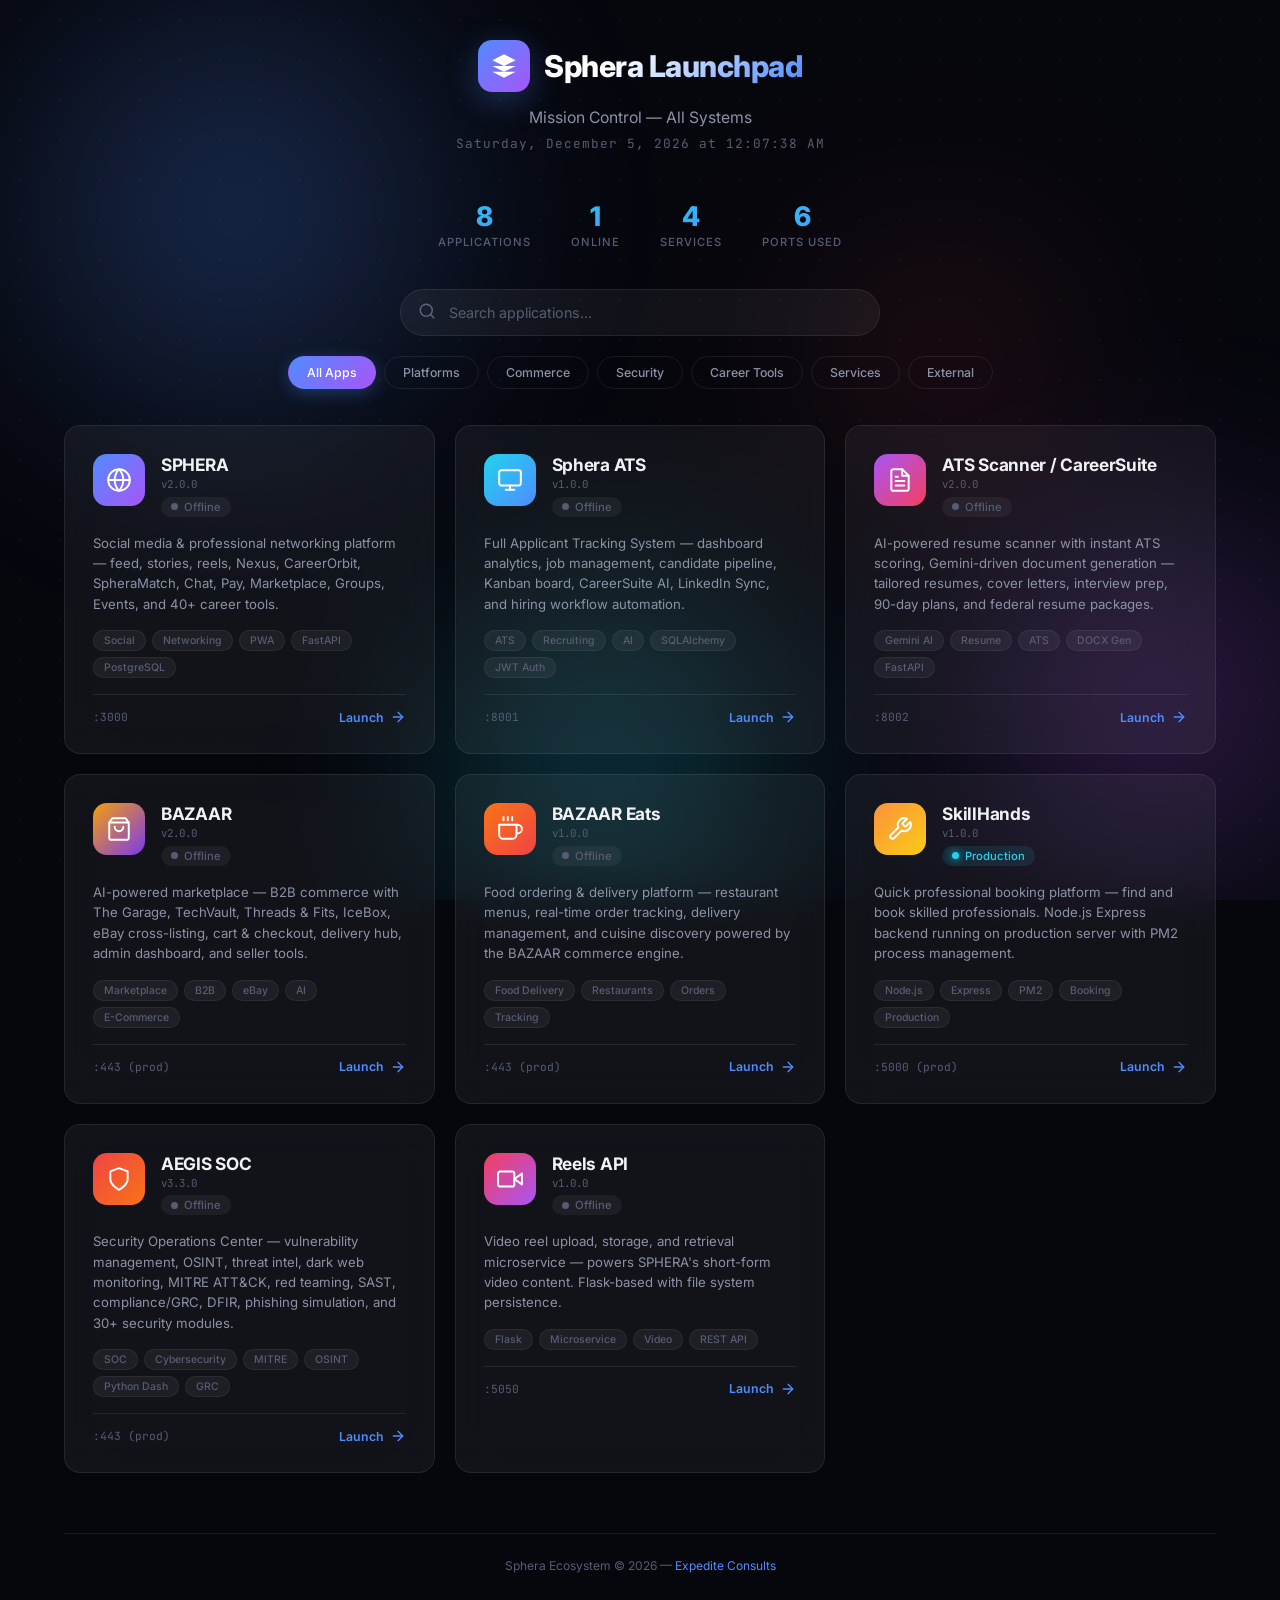
<file: launchpad/index.html>
<!DOCTYPE html>
<html lang="en">
<head>
    <meta charset="UTF-8">
    <meta name="viewport" content="width=device-width, initial-scale=1.0">
    <title>Sphera Launchpad — Mission Control</title>
    <meta name="description" content="Launch and manage all Sphera ecosystem applications from one place.">
    <link rel="preconnect" href="https://fonts.googleapis.com">
    <link href="https://fonts.googleapis.com/css2?family=Inter:wght@300;400;500;600;700;800;900&family=JetBrains+Mono:wght@400;500&display=swap" rel="stylesheet">
    <style>
        *, *::before, *::after { margin: 0; padding: 0; box-sizing: border-box; }

        :root {
            --bg-deep: #06070d;
            --bg-surface: rgba(255,255,255,0.03);
            --bg-card: rgba(255,255,255,0.05);
            --bg-card-hover: rgba(255,255,255,0.09);
            --glass-border: rgba(255,255,255,0.08);
            --glass-border-hover: rgba(255,255,255,0.16);
            --text-primary: #f0f2f5;
            --text-secondary: #8b92a5;
            --text-tertiary: #565d73;
            --accent-blue: #4f8cff;
            --accent-purple: #a855f7;
            --accent-cyan: #22d3ee;
            --accent-green: #34d399;
            --accent-orange: #fb923c;
            --accent-rose: #f43f5e;
            --accent-yellow: #facc15;
            --glow-blue: rgba(79,140,255,0.15);
            --glow-purple: rgba(168,85,247,0.15);
            --radius: 16px;
            --radius-lg: 24px;
            --transition: all 0.3s cubic-bezier(0.4, 0, 0.2, 1);
        }

        html { font-size: 15px; }

        body {
            font-family: 'Inter', -apple-system, sans-serif;
            background: var(--bg-deep);
            color: var(--text-primary);
            min-height: 100vh;
            overflow-x: hidden;
            -webkit-font-smoothing: antialiased;
        }

        /* ─── Animated Background ─── */
        .bg-mesh {
            position: fixed; inset: 0; z-index: 0; pointer-events: none;
            overflow: hidden;
        }
        .bg-mesh .orb {
            position: absolute;
            border-radius: 50%;
            filter: blur(100px);
            opacity: 0.35;
            animation: orbFloat 20s ease-in-out infinite alternate;
        }
        .bg-mesh .orb:nth-child(1) {
            width: 600px; height: 600px;
            background: radial-gradient(circle, #4f8cff 0%, transparent 70%);
            top: -10%; left: -5%;
            animation-duration: 25s;
        }
        .bg-mesh .orb:nth-child(2) {
            width: 500px; height: 500px;
            background: radial-gradient(circle, #a855f7 0%, transparent 70%);
            top: 50%; right: -10%;
            animation-duration: 30s; animation-delay: -5s;
        }
        .bg-mesh .orb:nth-child(3) {
            width: 450px; height: 450px;
            background: radial-gradient(circle, #22d3ee 0%, transparent 70%);
            bottom: -10%; left: 30%;
            animation-duration: 22s; animation-delay: -10s;
        }
        .bg-mesh .orb:nth-child(4) {
            width: 350px; height: 350px;
            background: radial-gradient(circle, #f43f5e 0%, transparent 70%);
            top: 20%; left: 60%;
            animation-duration: 28s; animation-delay: -3s;
            opacity: 0.2;
        }
        @keyframes orbFloat {
            0% { transform: translate(0, 0) scale(1); }
            33% { transform: translate(30px, -40px) scale(1.05); }
            66% { transform: translate(-20px, 20px) scale(0.95); }
            100% { transform: translate(10px, -10px) scale(1.02); }
        }

        /* ─── Grid noise overlay ─── */
        .bg-mesh::after {
            content: '';
            position: absolute; inset: 0;
            background-image: radial-gradient(rgba(255,255,255,0.03) 1px, transparent 1px);
            background-size: 40px 40px;
        }

        /* ─── Main Layout ─── */
        .launchpad {
            position: relative; z-index: 1;
            max-width: 1200px;
            margin: 0 auto;
            padding: 40px 24px 60px;
        }

        /* ─── Header ─── */
        .lp-header {
            text-align: center;
            margin-bottom: 48px;
            animation: fadeUp 0.8s ease-out both;
        }
        .lp-logo {
            display: inline-flex;
            align-items: center;
            gap: 14px;
            margin-bottom: 16px;
        }
        .lp-logo-icon {
            width: 52px; height: 52px;
            border-radius: 14px;
            background: linear-gradient(135deg, var(--accent-blue), var(--accent-purple));
            display: flex; align-items: center; justify-content: center;
            box-shadow: 0 8px 32px rgba(79,140,255,0.3);
        }
        .lp-logo-icon svg { width: 28px; height: 28px; fill: white; }
        .lp-logo h1 {
            font-size: 2rem;
            font-weight: 800;
            background: linear-gradient(135deg, #fff 30%, var(--accent-blue) 100%);
            -webkit-background-clip: text;
            -webkit-text-fill-color: transparent;
            letter-spacing: -0.5px;
        }
        .lp-subtitle {
            color: var(--text-secondary);
            font-size: 1.05rem;
            font-weight: 400;
            margin-bottom: 8px;
        }
        .lp-time {
            font-family: 'JetBrains Mono', monospace;
            font-size: 0.85rem;
            color: var(--text-tertiary);
            letter-spacing: 1px;
        }

        /* ─── Search Bar ─── */
        .lp-search {
            max-width: 480px;
            margin: 0 auto 20px;
            position: relative;
            animation: fadeUp 0.8s ease-out 0.15s both;
        }
        .lp-search input {
            width: 100%;
            padding: 14px 20px 14px 48px;
            background: var(--bg-card);
            border: 1px solid var(--glass-border);
            border-radius: 50px;
            color: var(--text-primary);
            font-family: inherit;
            font-size: 0.95rem;
            outline: none;
            transition: var(--transition);
            backdrop-filter: blur(20px);
        }
        .lp-search input::placeholder { color: var(--text-tertiary); }
        .lp-search input:focus {
            border-color: var(--accent-blue);
            box-shadow: 0 0 0 3px rgba(79,140,255,0.15);
        }
        .lp-search-icon {
            position: absolute;
            left: 18px; top: 50%;
            transform: translateY(-50%);
            color: var(--text-tertiary);
        }
        .lp-search-icon svg { width: 18px; height: 18px; stroke: currentColor; fill: none; stroke-width: 2; stroke-linecap: round; stroke-linejoin: round; }

        /* ─── Category Filters ─── */
        .lp-filters {
            display: flex;
            justify-content: center;
            gap: 8px;
            margin-bottom: 36px;
            flex-wrap: wrap;
            animation: fadeUp 0.8s ease-out 0.25s both;
        }
        .lp-filter-btn {
            padding: 8px 18px;
            border-radius: 50px;
            border: 1px solid var(--glass-border);
            background: transparent;
            color: var(--text-secondary);
            font-family: inherit;
            font-size: 0.82rem;
            font-weight: 500;
            cursor: pointer;
            transition: var(--transition);
        }
        .lp-filter-btn:hover {
            border-color: var(--glass-border-hover);
            color: var(--text-primary);
            background: var(--bg-card);
        }
        .lp-filter-btn.active {
            background: linear-gradient(135deg, var(--accent-blue), var(--accent-purple));
            border-color: transparent;
            color: white;
            box-shadow: 0 4px 16px rgba(79,140,255,0.3);
        }

        /* ─── Cards Grid ─── */
        .lp-grid {
            display: grid;
            grid-template-columns: repeat(auto-fill, minmax(340px, 1fr));
            gap: 20px;
        }

        /* ─── App Card ─── */
        .app-card {
            background: var(--bg-card);
            border: 1px solid var(--glass-border);
            border-radius: var(--radius);
            padding: 28px;
            cursor: pointer;
            transition: var(--transition);
            backdrop-filter: blur(20px);
            position: relative;
            overflow: hidden;
            animation: fadeUp 0.6s ease-out both;
            text-decoration: none;
            display: block;
        }
        .app-card::before {
            content: '';
            position: absolute;
            top: 0; left: 0; right: 0;
            height: 3px;
            background: var(--card-accent, linear-gradient(90deg, var(--accent-blue), var(--accent-purple)));
            opacity: 0;
            transition: opacity 0.3s;
        }
        .app-card:hover {
            background: var(--bg-card-hover);
            border-color: var(--glass-border-hover);
            transform: translateY(-4px);
            box-shadow: 0 20px 60px -12px rgba(0,0,0,0.5);
        }
        .app-card:hover::before { opacity: 1; }

        .app-card-top {
            display: flex;
            align-items: flex-start;
            gap: 16px;
            margin-bottom: 16px;
        }
        .app-icon {
            width: 52px; height: 52px;
            border-radius: 14px;
            display: flex; align-items: center; justify-content: center;
            flex-shrink: 0;
            position: relative;
        }
        .app-icon svg {
            width: 26px; height: 26px;
            stroke: white; fill: none;
            stroke-width: 1.8;
            stroke-linecap: round;
            stroke-linejoin: round;
        }
        .app-icon .icon-filled { fill: white; stroke: none; }

        .app-meta { flex: 1; min-width: 0; }
        .app-name {
            font-size: 1.15rem;
            font-weight: 700;
            color: var(--text-primary);
            margin-bottom: 2px;
            letter-spacing: -0.3px;
        }
        .app-version {
            font-family: 'JetBrains Mono', monospace;
            font-size: 0.72rem;
            color: var(--text-tertiary);
            margin-bottom: 4px;
        }

        .app-status {
            display: inline-flex;
            align-items: center;
            gap: 6px;
            font-size: 0.75rem;
            font-weight: 500;
            padding: 3px 10px;
            border-radius: 50px;
        }
        .app-status .dot {
            width: 7px; height: 7px;
            border-radius: 50%;
        }
        .status-ready { color: var(--accent-green); background: rgba(52,211,153,0.1); }
        .status-ready .dot { background: var(--accent-green); box-shadow: 0 0 8px var(--accent-green); }
        .status-partial { color: var(--accent-yellow); background: rgba(250,204,21,0.1); }
        .status-partial .dot { background: var(--accent-yellow); box-shadow: 0 0 8px var(--accent-yellow); }
        .status-offline { color: var(--text-tertiary); background: rgba(255,255,255,0.05); }
        .status-offline .dot { background: var(--text-tertiary); }
        .status-external { color: var(--accent-cyan); background: rgba(34,211,238,0.1); }
        .status-external .dot { background: var(--accent-cyan); box-shadow: 0 0 8px var(--accent-cyan); }

        .app-desc {
            font-size: 0.88rem;
            color: var(--text-secondary);
            line-height: 1.55;
            margin-bottom: 16px;
        }

        .app-tags {
            display: flex;
            flex-wrap: wrap;
            gap: 6px;
            margin-bottom: 16px;
        }
        .app-tag {
            font-size: 0.7rem;
            font-weight: 500;
            padding: 3px 10px;
            border-radius: 50px;
            background: rgba(255,255,255,0.05);
            color: var(--text-tertiary);
            border: 1px solid rgba(255,255,255,0.06);
        }

        .app-footer {
            display: flex;
            align-items: center;
            justify-content: space-between;
            padding-top: 14px;
            border-top: 1px solid var(--glass-border);
        }
        .app-port {
            font-family: 'JetBrains Mono', monospace;
            font-size: 0.75rem;
            color: var(--text-tertiary);
        }
        .app-launch {
            display: inline-flex;
            align-items: center;
            gap: 6px;
            font-size: 0.82rem;
            font-weight: 600;
            color: var(--accent-blue);
            transition: var(--transition);
        }
        .app-card:hover .app-launch {
            color: #fff;
            transform: translateX(4px);
        }
        .app-launch svg {
            width: 16px; height: 16px;
            stroke: currentColor; fill: none;
            stroke-width: 2; stroke-linecap: round; stroke-linejoin: round;
        }

        /* ─── Section Label ─── */
        .lp-section-label {
            font-size: 0.78rem;
            font-weight: 600;
            text-transform: uppercase;
            letter-spacing: 2px;
            color: var(--text-tertiary);
            margin-bottom: 16px;
            padding-left: 4px;
        }

        /* ─── Quick Stats Bar ─── */
        .lp-stats {
            display: flex;
            justify-content: center;
            gap: 40px;
            margin-bottom: 40px;
            animation: fadeUp 0.8s ease-out 0.35s both;
        }
        .lp-stat {
            text-align: center;
        }
        .lp-stat-val {
            font-size: 1.8rem;
            font-weight: 800;
            background: linear-gradient(135deg, var(--accent-cyan), var(--accent-blue));
            -webkit-background-clip: text;
            -webkit-text-fill-color: transparent;
        }
        .lp-stat-label {
            font-size: 0.75rem;
            color: var(--text-tertiary);
            font-weight: 500;
            text-transform: uppercase;
            letter-spacing: 1px;
            margin-top: 2px;
        }

        /* ─── Hidden Card ─── */
        .app-card.hidden {
            display: none;
        }

        /* ─── Footer ─── */
        .lp-footer {
            text-align: center;
            margin-top: 60px;
            padding-top: 24px;
            border-top: 1px solid var(--glass-border);
            color: var(--text-tertiary);
            font-size: 0.8rem;
        }
        .lp-footer a { color: var(--accent-blue); text-decoration: none; }

        /* ─── Animations ─── */
        @keyframes fadeUp {
            from { opacity: 0; transform: translateY(20px); }
            to { opacity: 1; transform: translateY(0); }
        }
        .app-card:nth-child(1) { animation-delay: 0.1s; }
        .app-card:nth-child(2) { animation-delay: 0.18s; }
        .app-card:nth-child(3) { animation-delay: 0.26s; }
        .app-card:nth-child(4) { animation-delay: 0.34s; }
        .app-card:nth-child(5) { animation-delay: 0.42s; }
        .app-card:nth-child(6) { animation-delay: 0.50s; }
        .app-card:nth-child(7) { animation-delay: 0.58s; }

        /* ─── Responsive ─── */
        @media (max-width: 768px) {
            .lp-grid { grid-template-columns: 1fr; }
            .lp-stats { gap: 24px; flex-wrap: wrap; }
            .launchpad { padding: 24px 16px 40px; }
            .lp-logo h1 { font-size: 1.6rem; }
        }
    </style>
</head>
<body>
    <!-- Animated Background -->
    <div class="bg-mesh">
        <div class="orb"></div>
        <div class="orb"></div>
        <div class="orb"></div>
        <div class="orb"></div>
    </div>

    <div class="launchpad">
        <!-- Header -->
        <header class="lp-header">
            <div class="lp-logo">
                <div class="lp-logo-icon">
                    <svg viewBox="0 0 24 24"><path d="M12 2L2 7l10 5 10-5-10-5zM2 17l10 5 10-5M2 12l10 5 10-5"/></svg>
                </div>
                <h1>Sphera Launchpad</h1>
            </div>
            <p class="lp-subtitle">Mission Control — All Systems</p>
            <div class="lp-time" id="lp-clock"></div>
        </header>

        <!-- Quick Stats -->
        <div class="lp-stats">
            <div class="lp-stat">
                <div class="lp-stat-val" id="stat-total">8</div>
                <div class="lp-stat-label">Applications</div>
            </div>
            <div class="lp-stat">
                <div class="lp-stat-val" id="stat-online">—</div>
                <div class="lp-stat-label">Online</div>
            </div>
            <div class="lp-stat">
                <div class="lp-stat-val">4</div>
                <div class="lp-stat-label">Services</div>
            </div>
            <div class="lp-stat">
                <div class="lp-stat-val">6</div>
                <div class="lp-stat-label">Ports Used</div>
            </div>
        </div>

        <!-- Search -->
        <div class="lp-search">
            <span class="lp-search-icon"><svg viewBox="0 0 24 24"><circle cx="11" cy="11" r="8"/><line x1="21" y1="21" x2="16.65" y2="16.65"/></svg></span>
            <input type="text" id="lp-search-input" placeholder="Search applications..." autocomplete="off">
        </div>

        <!-- Filters -->
        <div class="lp-filters">
            <button class="lp-filter-btn active" data-filter="all">All Apps</button>
            <button class="lp-filter-btn" data-filter="platform">Platforms</button>
            <button class="lp-filter-btn" data-filter="commerce">Commerce</button>
            <button class="lp-filter-btn" data-filter="security">Security</button>
            <button class="lp-filter-btn" data-filter="career">Career Tools</button>
            <button class="lp-filter-btn" data-filter="service">Services</button>
            <button class="lp-filter-btn" data-filter="external">External</button>
        </div>

        <!-- App Grid -->
        <div class="lp-grid" id="lp-grid"></div>

        <!-- Footer -->
        <div class="lp-footer">
            <p>Sphera Ecosystem &copy; 2026 — <a href="https://expediteconsults.com" target="_blank">Expedite Consults</a></p>
        </div>
    </div>

    <script>
    (function() {
        // ── App Data ──
        const APPS = [
            {
                id: 'sphera',
                name: 'SPHERA',
                version: 'v2.0.0',
                desc: 'Social media & professional networking platform — feed, stories, reels, Nexus, CareerOrbit, SpheraMatch, Chat, Pay, Marketplace, Groups, Events, and 40+ career tools.',
                url: 'http://127.0.0.1:3000',
                port: ':3000',
                category: 'platform',
                tags: ['Social', 'Networking', 'PWA', 'FastAPI', 'PostgreSQL'],
                status: 'ready',
                statusText: 'Ready',
                gradient: 'linear-gradient(135deg, #4f8cff, #a855f7)',
                icon: `<svg viewBox="0 0 24 24"><circle cx="12" cy="12" r="10"/><path d="M2 12h20M12 2a15.3 15.3 0 0 1 4 10 15.3 15.3 0 0 1-4 10 15.3 15.3 0 0 1-4-10 15.3 15.3 0 0 1 4-10z"/></svg>`
            },
            {
                id: 'ats-platform',
                name: 'Sphera ATS',
                version: 'v1.0.0',
                desc: 'Full Applicant Tracking System — dashboard analytics, job management, candidate pipeline, Kanban board, CareerSuite AI, LinkedIn Sync, and hiring workflow automation.',
                url: 'http://127.0.0.1:8001',
                port: ':8001',
                category: 'career',
                tags: ['ATS', 'Recruiting', 'AI', 'SQLAlchemy', 'JWT Auth'],
                status: 'ready',
                statusText: 'Online',
                gradient: 'linear-gradient(135deg, #22d3ee, #4f8cff)',
                icon: `<svg viewBox="0 0 24 24"><rect x="2" y="3" width="20" height="14" rx="2"/><line x1="8" y1="21" x2="16" y2="21"/><line x1="12" y1="17" x2="12" y2="21"/></svg>`
            },
            {
                id: 'ats-scanner',
                name: 'ATS Scanner / CareerSuite',
                version: 'v2.0.0',
                desc: 'AI-powered resume scanner with instant ATS scoring, Gemini-driven document generation — tailored resumes, cover letters, interview prep, 90-day plans, and federal resume packages.',
                url: 'http://127.0.0.1:8002',
                port: ':8002',
                category: 'career',
                tags: ['Gemini AI', 'Resume', 'ATS', 'DOCX Gen', 'FastAPI'],
                status: 'ready',
                statusText: 'Online',
                gradient: 'linear-gradient(135deg, #a855f7, #f43f5e)',
                icon: `<svg viewBox="0 0 24 24"><path d="M14 2H6a2 2 0 0 0-2 2v16a2 2 0 0 0 2 2h12a2 2 0 0 0 2-2V8z"/><polyline points="14 2 14 8 20 8"/><line x1="16" y1="13" x2="8" y2="13"/><line x1="16" y1="17" x2="8" y2="17"/><polyline points="10 9 9 9 8 9"/></svg>`
            },
            {
                id: 'bazaar',
                name: 'BAZAAR',
                version: 'v2.0.0',
                desc: 'AI-powered marketplace — B2B commerce with The Garage, TechVault, Threads & Fits, IceBox, eBay cross-listing, cart & checkout, delivery hub, admin dashboard, and seller tools.',
                url: 'https://bazaar.expediteconsults.com/bazaar/#',
                port: ':443 (prod)',
                category: 'commerce',
                tags: ['Marketplace', 'B2B', 'eBay', 'AI', 'E-Commerce'],
                status: 'external',
                statusText: 'Production',
                gradient: 'linear-gradient(135deg, #f59e0b, #7c3aed)',
                icon: `<svg viewBox="0 0 24 24"><path d="M6 2L3 6v14a2 2 0 0 0 2 2h14a2 2 0 0 0 2-2V6l-3-4z"/><line x1="3" y1="6" x2="21" y2="6"/><path d="M16 10a4 4 0 0 1-8 0"/></svg>`
            },
            {
                id: 'bazaar-eats',
                name: 'BAZAAR Eats',
                version: 'v1.0.0',
                desc: 'Food ordering & delivery platform — restaurant menus, real-time order tracking, delivery management, and cuisine discovery powered by the BAZAAR commerce engine.',
                url: 'https://bazaar.expediteconsults.com/eats.html',
                port: ':443 (prod)',
                category: 'commerce',
                tags: ['Food Delivery', 'Restaurants', 'Orders', 'Tracking'],
                status: 'external',
                statusText: 'Production',
                gradient: 'linear-gradient(135deg, #f97316, #ef4444)',
                icon: `<svg viewBox="0 0 24 24"><path d="M18 8h1a4 4 0 0 1 0 8h-1"/><path d="M2 8h16v9a4 4 0 0 1-4 4H6a4 4 0 0 1-4-4V8z"/><line x1="6" y1="1" x2="6" y2="4"/><line x1="10" y1="1" x2="10" y2="4"/><line x1="14" y1="1" x2="14" y2="4"/></svg>`
            },
            {
                id: 'skillhands',
                name: 'SkillHands',
                version: 'v1.0.0',
                desc: 'Quick professional booking platform — find and book skilled professionals. Node.js Express backend running on production server with PM2 process management.',
                url: 'https://skillhands.expediteconsults.com',
                port: ':5000 (prod)',
                category: 'external',
                tags: ['Node.js', 'Express', 'PM2', 'Booking', 'Production'],
                status: 'external',
                statusText: 'Production',
                gradient: 'linear-gradient(135deg, #fb923c, #facc15)',
                icon: `<svg viewBox="0 0 24 24"><path d="M14.7 6.3a1 1 0 0 0 0 1.4l1.6 1.6a1 1 0 0 0 1.4 0l3.77-3.77a6 6 0 0 1-7.94 7.94l-6.91 6.91a2.12 2.12 0 0 1-3-3l6.91-6.91a6 6 0 0 1 7.94-7.94l-3.76 3.76z"/></svg>`
            },
            {
                id: 'aegis',
                name: 'AEGIS SOC',
                version: 'v3.3.0',
                desc: 'Security Operations Center — vulnerability management, OSINT, threat intel, dark web monitoring, MITRE ATT&CK, red teaming, SAST, compliance/GRC, DFIR, phishing simulation, and 30+ security modules.',
                url: 'https://vuln.expediteconsults.com/app/',
                port: ':443 (prod)',
                category: 'security',
                tags: ['SOC', 'Cybersecurity', 'MITRE', 'OSINT', 'Python Dash', 'GRC'],
                status: 'external',
                statusText: 'Production',
                gradient: 'linear-gradient(135deg, #ef4444, #f97316)',
                icon: `<svg viewBox="0 0 24 24"><path d="M12 22s8-4 8-10V5l-8-3-8 3v7c0 6 8 10 8 10z"/></svg>`
            },
            {
                id: 'reels-api',
                name: 'Reels API',
                version: 'v1.0.0',
                desc: 'Video reel upload, storage, and retrieval microservice — powers SPHERA\'s short-form video content. Flask-based with file system persistence.',
                url: 'http://127.0.0.1:5050',
                port: ':5050',
                category: 'service',
                tags: ['Flask', 'Microservice', 'Video', 'REST API'],
                status: 'offline',
                statusText: 'Offline',
                gradient: 'linear-gradient(135deg, #f43f5e, #a855f7)',
                icon: `<svg viewBox="0 0 24 24"><polygon points="23 7 16 12 23 17 23 7"/><rect x="1" y="5" width="15" height="14" rx="2"/></svg>`
            },
        ];

        // ── Render Cards ──
        function renderCards(filter = 'all', search = '') {
            const grid = document.getElementById('lp-grid');
            if (!grid) return;

            const searchLower = search.toLowerCase();
            const filtered = APPS.filter(app => {
                const matchFilter = filter === 'all' || app.category === filter;
                const matchSearch = !search ||
                    app.name.toLowerCase().includes(searchLower) ||
                    app.desc.toLowerCase().includes(searchLower) ||
                    app.tags.some(t => t.toLowerCase().includes(searchLower));
                return matchFilter && matchSearch;
            });

            grid.innerHTML = filtered.map((app, i) => `
                <a class="app-card" href="${app.url}" target="_blank" rel="noopener" style="--card-accent: ${app.gradient}; animation-delay: ${0.1 + i * 0.08}s" data-id="${app.id}">
                    <div class="app-card-top">
                        <div class="app-icon" style="background: ${app.gradient};">
                            ${app.icon}
                        </div>
                        <div class="app-meta">
                            <div class="app-name">${app.name}</div>
                            <div class="app-version">${app.version}</div>
                            <span class="app-status status-${app.status}">
                                <span class="dot"></span>
                                ${app.statusText}
                            </span>
                        </div>
                    </div>
                    <div class="app-desc">${app.desc}</div>
                    <div class="app-tags">
                        ${app.tags.map(t => `<span class="app-tag">${t}</span>`).join('')}
                    </div>
                    <div class="app-footer">
                        <span class="app-port">${app.port}</span>
                        <span class="app-launch">
                            Launch
                            <svg viewBox="0 0 24 24"><line x1="5" y1="12" x2="19" y2="12"/><polyline points="12 5 19 12 12 19"/></svg>
                        </span>
                    </div>
                </a>
            `).join('');
        }

        // ── Health Checks ──
        async function checkHealth() {
            let online = 0;
            for (const app of APPS) {
                if (app.category === 'external') {
                    // Don't health-check external/production apps
                    continue;
                }
                try {
                    const controller = new AbortController();
                    const timeout = setTimeout(() => controller.abort(), 3000);
                    const r = await fetch(app.url, { mode: 'no-cors', signal: controller.signal });
                    clearTimeout(timeout);
                    app.status = 'ready';
                    app.statusText = 'Online';
                    online++;
                } catch {
                    app.status = 'offline';
                    app.statusText = 'Offline';
                }
            }
            // Count external as online
            online += APPS.filter(a => a.category === 'external').length;
            document.getElementById('stat-online').textContent = online;
            renderCards(currentFilter, currentSearch);
        }

        // ── Clock ──
        function updateClock() {
            const now = new Date();
            const opts = { weekday: 'long', year: 'numeric', month: 'long', day: 'numeric', hour: '2-digit', minute: '2-digit', second: '2-digit' };
            const el = document.getElementById('lp-clock');
            if (el) el.textContent = now.toLocaleDateString('en-US', opts);
        }

        // ── Filters ──
        let currentFilter = 'all';
        let currentSearch = '';

        document.querySelectorAll('.lp-filter-btn').forEach(btn => {
            btn.addEventListener('click', () => {
                document.querySelectorAll('.lp-filter-btn').forEach(b => b.classList.remove('active'));
                btn.classList.add('active');
                currentFilter = btn.dataset.filter;
                renderCards(currentFilter, currentSearch);
            });
        });

        // ── Search ──
        const searchInput = document.getElementById('lp-search-input');
        if (searchInput) {
            searchInput.addEventListener('input', () => {
                currentSearch = searchInput.value.trim();
                renderCards(currentFilter, currentSearch);
            });
        }

        // ── Init ──
        renderCards();
        updateClock();
        setInterval(updateClock, 1000);
        setTimeout(checkHealth, 500);
        setInterval(checkHealth, 30000);

    })();
    </script>
</body>
</html>
</file>
